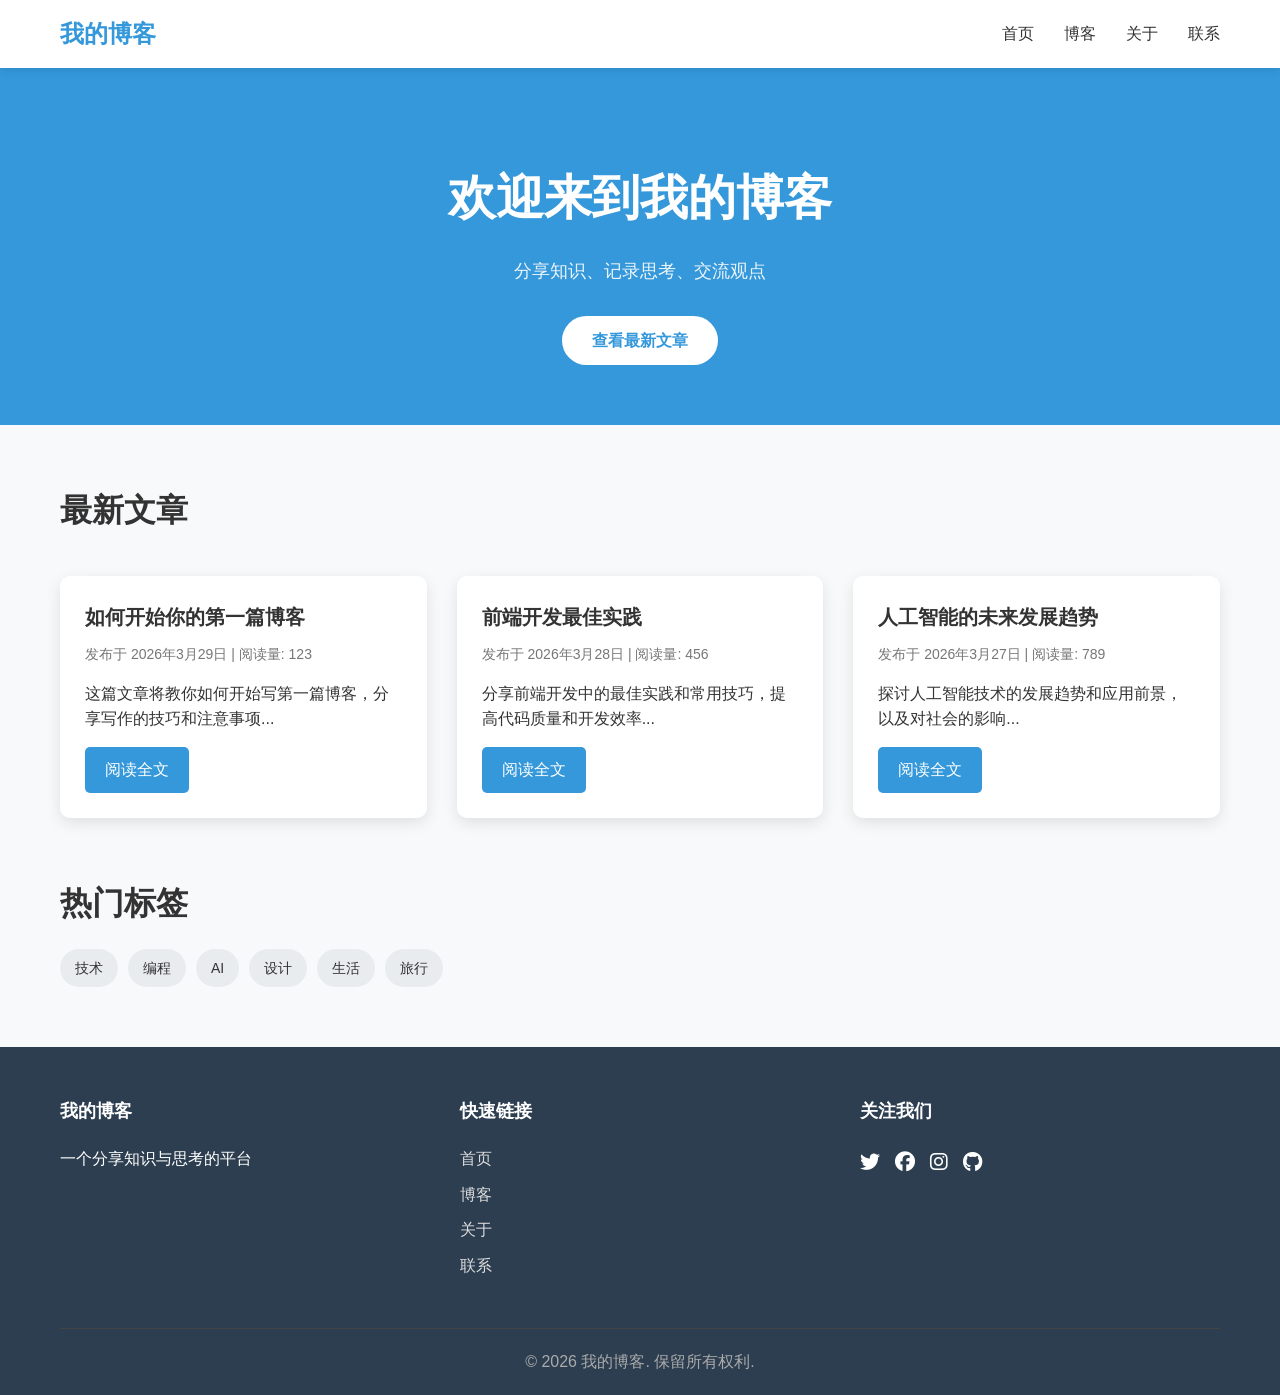
<file: index.html>
<!DOCTYPE html>
<html lang="zh-CN">
<head>
    <meta charset="UTF-8">
    <meta name="viewport" content="width=device-width, initial-scale=1.0">
    <title>我的博客 - 分享知识与思考</title>
    <link rel="stylesheet" href="css/style.css">
    <link rel="stylesheet" href="css/responsive.css">
    <link rel="stylesheet" href="https://cdnjs.cloudflare.com/ajax/libs/font-awesome/6.4.0/css/all.min.css">
</head>
<body>
    <!-- 导航栏 -->
    <nav class="navbar">
        <div class="container">
            <a href="index.html" class="logo">我的博客</a>
            <ul class="nav-links">
                <li><a href="index.html">首页</a></li>
                <li><a href="blog/">博客</a></li>
                <li><a href="about.html">关于</a></li>
                <li><a href="contact.html">联系</a></li>
            </ul>
            <button class="mobile-menu-btn">
                <i class="fas fa-bars"></i>
            </button>
        </div>
    </nav>

    <!-- 头部 -->
    <header class="header">
        <div class="container">
            <h1>欢迎来到我的博客</h1>
            <p>分享知识、记录思考、交流观点</p>
            <a href="blog/" class="btn-primary">查看最新文章</a>
        </div>
    </header>

    <!-- 主要内容 -->
    <main class="container">
        <!-- 最新文章 -->
        <section class="latest-posts">
            <h2>最新文章</h2>
            <div class="posts-grid">
                <article class="post-card">
                    <div class="post-image-placeholder"></div>
                    <h3><a href="blog/post1.html">如何开始你的第一篇博客</a></h3>
                    <p class="post-meta">发布于 2026年3月29日 | 阅读量: 123</p>
                    <p>这篇文章将教你如何开始写第一篇博客，分享写作的技巧和注意事项...</p>
                    <a href="blog/post1.html" class="btn-read-more">阅读全文</a>
                </article>
                
                <article class="post-card">
                    <div class="post-image-placeholder"></div>
                    <h3><a href="blog/post2.html">前端开发最佳实践</a></h3>
                    <p class="post-meta">发布于 2026年3月28日 | 阅读量: 456</p>
                    <p>分享前端开发中的最佳实践和常用技巧，提高代码质量和开发效率...</p>
                    <a href="blog/post2.html" class="btn-read-more">阅读全文</a>
                </article>
                
                <article class="post-card">
                    <div class="post-image-placeholder"></div>
                    <h3><a href="blog/post3.html">人工智能的未来发展趋势</a></h3>
                    <p class="post-meta">发布于 2026年3月27日 | 阅读量: 789</p>
                    <p>探讨人工智能技术的发展趋势和应用前景，以及对社会的影响...</p>
                    <a href="blog/post3.html" class="btn-read-more">阅读全文</a>
                </article>
            </div>
        </section>

        <!-- 热门标签 -->
        <section class="tags-section">
            <h2>热门标签</h2>
            <div class="tags">
                <a href="#" class="tag">技术</a>
                <a href="#" class="tag">编程</a>
                <a href="#" class="tag">AI</a>
                <a href="#" class="tag">设计</a>
                <a href="#" class="tag">生活</a>
                <a href="#" class="tag">旅行</a>
            </div>
        </section>
    </main>

    <!-- 底部 -->
    <footer class="footer">
        <div class="container">
            <div class="footer-content">
                <div class="footer-section">
                    <h3>我的博客</h3>
                    <p>一个分享知识与思考的平台</p>
                </div>
                <div class="footer-section">
                    <h3>快速链接</h3>
                    <ul>
                        <li><a href="index.html">首页</a></li>
                        <li><a href="blog/">博客</a></li>
                        <li><a href="about.html">关于</a></li>
                        <li><a href="contact.html">联系</a></li>
                    </ul>
                </div>
                <div class="footer-section">
                    <h3>关注我们</h3>
                    <div class="social-icons">
                        <a href="#"><i class="fab fa-twitter"></i></a>
                        <a href="#"><i class="fab fa-facebook"></i></a>
                        <a href="#"><i class="fab fa-instagram"></i></a>
                        <a href="#"><i class="fab fa-github"></i></a>
                    </div>
                </div>
            </div>
            <div class="copyright">
                <p>&copy; 2026 我的博客. 保留所有权利.</p>
            </div>
        </div>
    </footer>

    <script src="js/main.js"></script>
</body>
</html>
</file>
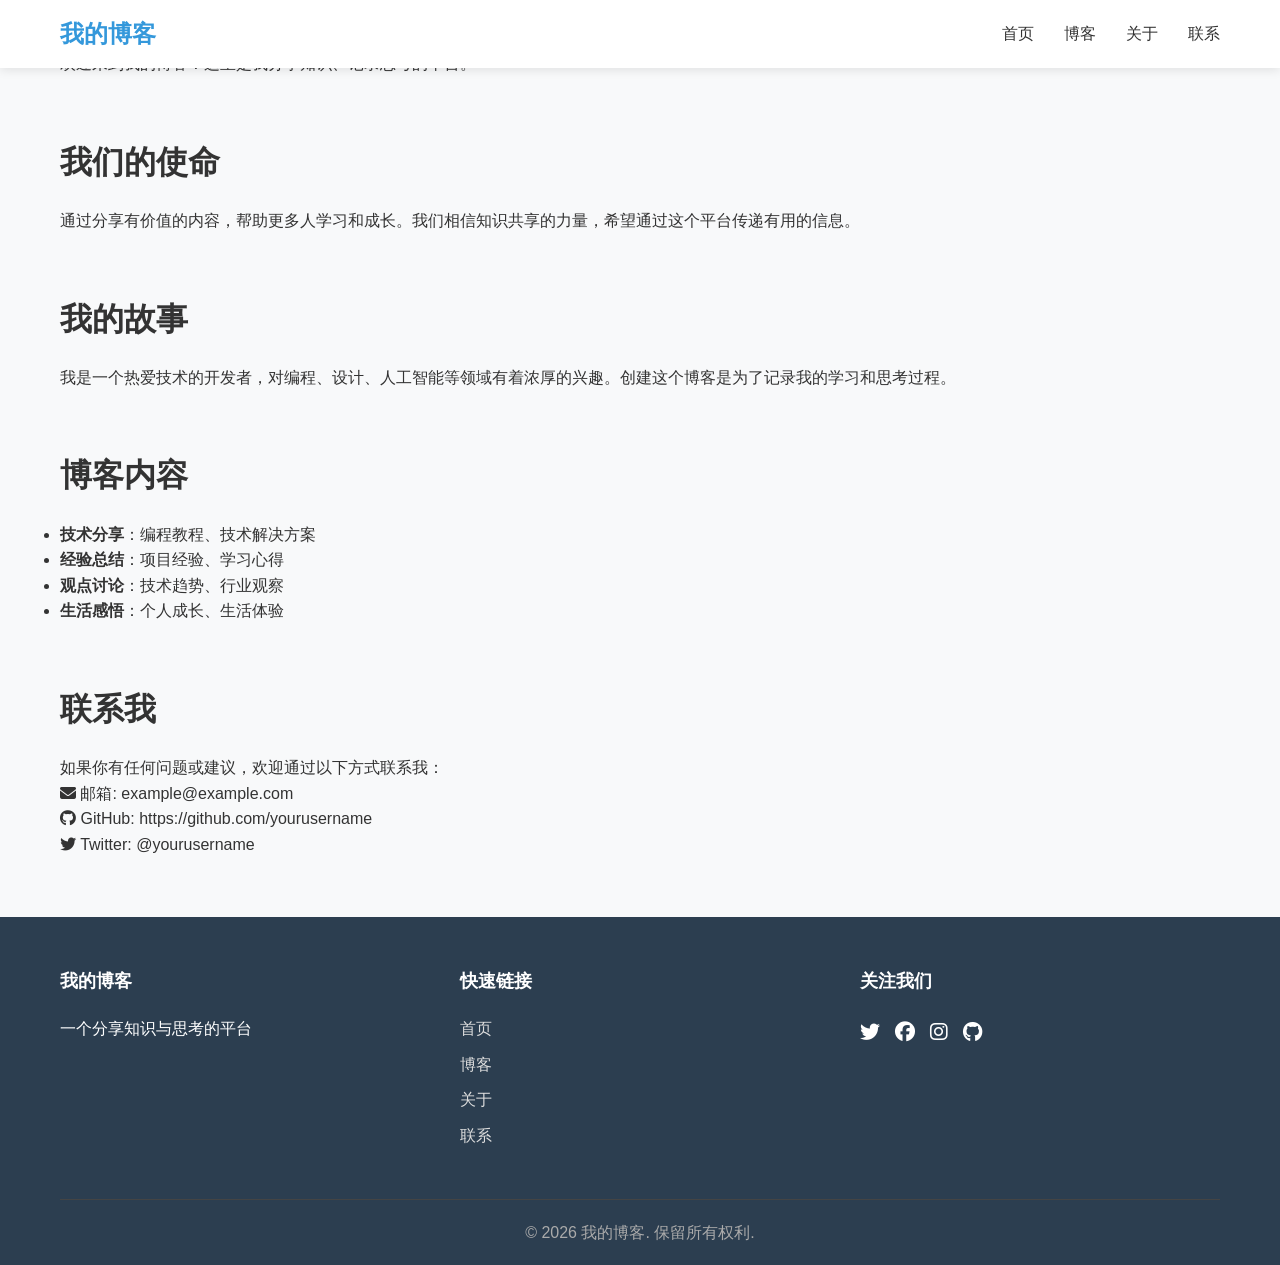
<file: about.html>
<!DOCTYPE html>
<html lang="zh-CN">
<head>
    <meta charset="UTF-8">
    <meta name="viewport" content="width=device-width, initial-scale=1.0">
    <title>关于 - 我的博客</title>
    <link rel="stylesheet" href="css/style.css">
    <link rel="stylesheet" href="css/responsive.css">
    <link rel="stylesheet" href="https://cdnjs.cloudflare.com/ajax/libs/font-awesome/6.4.0/css/all.min.css">
</head>
<body>
    <!-- 导航栏 -->
    <nav class="navbar">
        <div class="container">
            <a href="index.html" class="logo">我的博客</a>
            <ul class="nav-links">
                <li><a href="index.html">首页</a></li>
                <li><a href="blog/">博客</a></li>
                <li><a href="about.html">关于</a></li>
                <li><a href="contact.html">联系</a></li>
            </ul>
            <button class="mobile-menu-btn">
                <i class="fas fa-bars"></i>
            </button>
        </div>
    </nav>

    <!-- 主要内容 -->
    <main class="container">
        <div class="page-content">
            <h1>关于我们</h1>
            <p>欢迎来到我的博客！这里是我分享知识、记录思考的平台。</p>
            
            <section class="about-section">
                <h2>我们的使命</h2>
                <p>通过分享有价值的内容，帮助更多人学习和成长。我们相信知识共享的力量，希望通过这个平台传递有用的信息。</p>
            </section>
            
            <section class="about-section">
                <h2>我的故事</h2>
                <p>我是一个热爱技术的开发者，对编程、设计、人工智能等领域有着浓厚的兴趣。创建这个博客是为了记录我的学习和思考过程。</p>
            </section>
            
            <section class="about-section">
                <h2>博客内容</h2>
                <ul>
                    <li><strong>技术分享</strong>：编程教程、技术解决方案</li>
                    <li><strong>经验总结</strong>：项目经验、学习心得</li>
                    <li><strong>观点讨论</strong>：技术趋势、行业观察</li>
                    <li><strong>生活感悟</strong>：个人成长、生活体验</li>
                </ul>
            </section>
            
            <section class="about-section">
                <h2>联系我</h2>
                <p>如果你有任何问题或建议，欢迎通过以下方式联系我：</p>
                <div class="contact-methods">
                    <div class="contact-item">
                        <i class="fas fa-envelope"></i>
                        <span>邮箱: example@example.com</span>
                    </div>
                    <div class="contact-item">
                        <i class="fab fa-github"></i>
                        <span>GitHub: https://github.com/yourusername</span>
                    </div>
                    <div class="contact-item">
                        <i class="fab fa-twitter"></i>
                        <span>Twitter: @yourusername</span>
                    </div>
                </div>
            </section>
        </div>
    </main>

    <!-- 底部 -->
    <footer class="footer">
        <div class="container">
            <div class="footer-content">
                <div class="footer-section">
                    <h3>我的博客</h3>
                    <p>一个分享知识与思考的平台</p>
                </div>
                <div class="footer-section">
                    <h3>快速链接</h3>
                    <ul>
                        <li><a href="index.html">首页</a></li>
                        <li><a href="blog/">博客</a></li>
                        <li><a href="about.html">关于</a></li>
                        <li><a href="contact.html">联系</a></li>
                    </ul>
                </div>
                <div class="footer-section">
                    <h3>关注我们</h3>
                    <div class="social-icons">
                        <a href="#"><i class="fab fa-twitter"></i></a>
                        <a href="#"><i class="fab fa-facebook"></i></a>
                        <a href="#"><i class="fab fa-instagram"></i></a>
                        <a href="#"><i class="fab fa-github"></i></a>
                    </div>
                </div>
            </div>
            <div class="copyright">
                <p>&copy; 2026 我的博客. 保留所有权利.</p>
            </div>
        </div>
    </footer>

    <script src="js/main.js"></script>
</body>
</html>
</file>
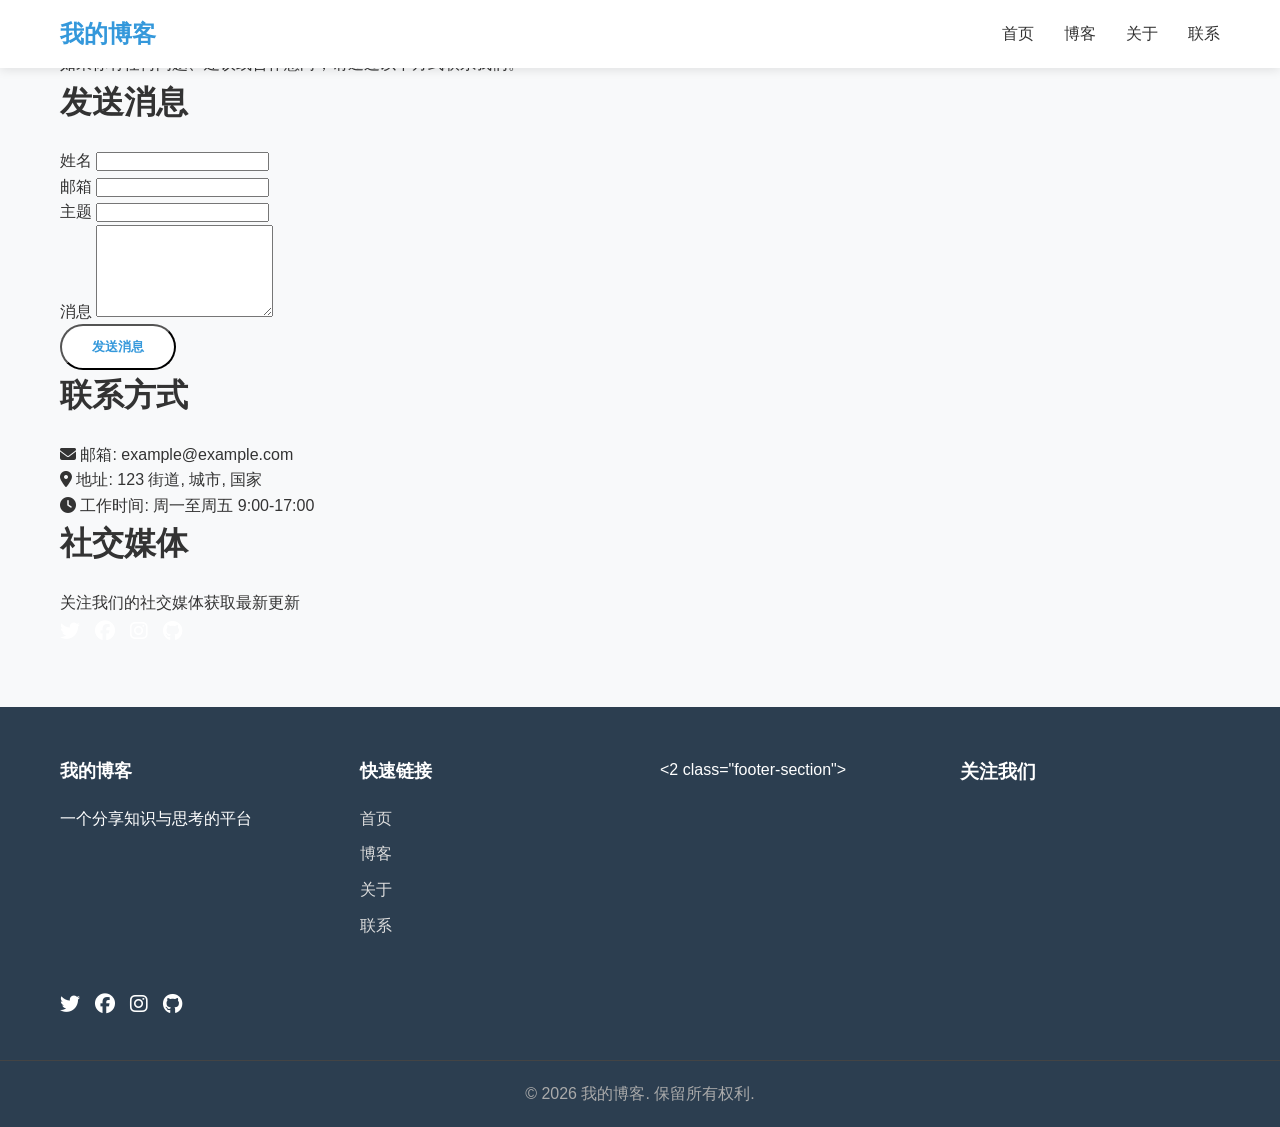
<file: contact.html>
<!DOCTYPE html>
<html lang="zh-CN">
<head>
    <meta charset="UTF-8">
    <meta name="viewport" content="width=device-width, initial-scale=1.0">
    <title>联系我们 - 我的博客</title>
    <link rel="stylesheet" href="css/style.css">
    <link rel="stylesheet" href="css/responsive.css">
    <link rel="stylesheet" href="https://cdnjs.cloudflare.com/ajax/libs/font-awesome/6.4.0/css/all.min.css">
</head>
<body>
    <!-- 导航栏 -->
    <nav class="navbar">
        <div class="container">
            <a href="index.html" class="logo">我的博客</a>
            <ul class="nav-links">
                <li><a href="index.html">首页</a></li>
                <li><a href="blog/">博客</a></li>
                <li><a href="about.html">关于</a></li>
                <li><a href="contact.html">联系</a></li>
            </ul>
            <button class="mobile-menu-btn">
                <i class="fas fa-bars"></i>
            </button>
        </div>
    </nav>

    <!-- 主要内容 -->
    <main class="container">
        <div class="page-content">
            <h1>联系我们</h1>
            <p>如果你有任何问题、建议或合作意向，请通过以下方式联系我们。</p>
            
            <div class="contact-form-container">
                <h2>发送消息</h2>
                <form class="contact-form">
                    <div class="form-group">
                        <label for="name">姓名</label>
                        <input type="text" id="name" name="name" required>
                    </div>
                    
                    <div class="form-group">
                        <label for="email">邮箱</label>
                        <input type="email" id="email" name="email" required>
                    </div>
                    
                    <div class="form-group">
                        <label for="subject">主题</label>
                        <input type="text" id="subject" name="subject" required>
                    </div>
                    
                    <div class="form-group">
                        <label for="message">消息</label>
                        <textarea id="message" name="message" rows="6" required></textarea>
                    </div>
                    
                    <button type="submit" class="btn-primary">发送消息</button>
                </form>
            </div>
            
            <div class="contact-info">
                <h2>联系方式</h2>
                <div class="contact-methods">
                    <div class="contact-item">
                        <i class="fas fa-envelope"></i>
                        <span>邮箱: example@example.com</span>
                    </div>
                    <div class="contact-item">
                        <i class="fas fa-map-marker-alt"></i>
                        <span>地址: 123 街道, 城市, 国家</span>
                    </div>
                    <div class="contact-item">
                        <i class="fas fa-clock"></i>
                        <span>工作时间: 周一至周五 9:00-17:00</span>
                    </div>
                </div>
            </div>
            
            <div class="social-media">
                <h2>社交媒体</h2>
                <p>关注我们的社交媒体获取最新更新</p>
                <div class="social-icons">
                    <a href="#" class="social-icon twitter">
                        <i class="fab fa-twitter"></i>
                    </a>
                    <a href="#" class="social-icon facebook">
                        <i class="fab fa-facebook"></i>
                    </a>
                    <a href="#" class="social-icon instagram">
                        <i class="fab fa-instagram"></i>
                    </a>
                    <a href="#" class="social-icon github">
                        <i class="fab fa-github"></i>
                    </a>
                </div>
            </div>
        </div>
    </main>

    <!-- 底部 -->
    <footer class="footer">
        <div class="container">
            <div class="footer-content">
                <div class="footer-section">
                    <h3>我的博客</h3>
                    <p>一个分享知识与思考的平台</p>
                </div>
                <div class="footer-section">
                    <h3>快速链接</h3>
                    <ul>
                        <li><a href="index.html">首页</a></li>
                        <li><a href="blog/">博客</a></li>
                        <li><a href="about.html">关于</a></li>
                        <li><a href="contact.html">联系</a></li>
                    </ul>
                </div>
                <2 class="footer-section">
                    <h3>关注我们</h3>
                    <div class="social-icons">
                        <a href="#"><i class="fab fa-twitter"></i></a>
                        <a href="#"><i class="fab fa-facebook"></i></a>
                        <a href="#"><i class="fab fa-instagram"></i></a>
                        <a href="#"><i class="fab fa-github"></i></a>
                    </div>
                </div>
            </div>
            <div class="copyright">
                <p>&copy; 2026 我的博客. 保留所有权利.</p>
            </div>
        </div>
    </footer>

    <script src="js/main.js"></script>
    <script src="js/contact.js"></script>
</body>
</html>
</file>
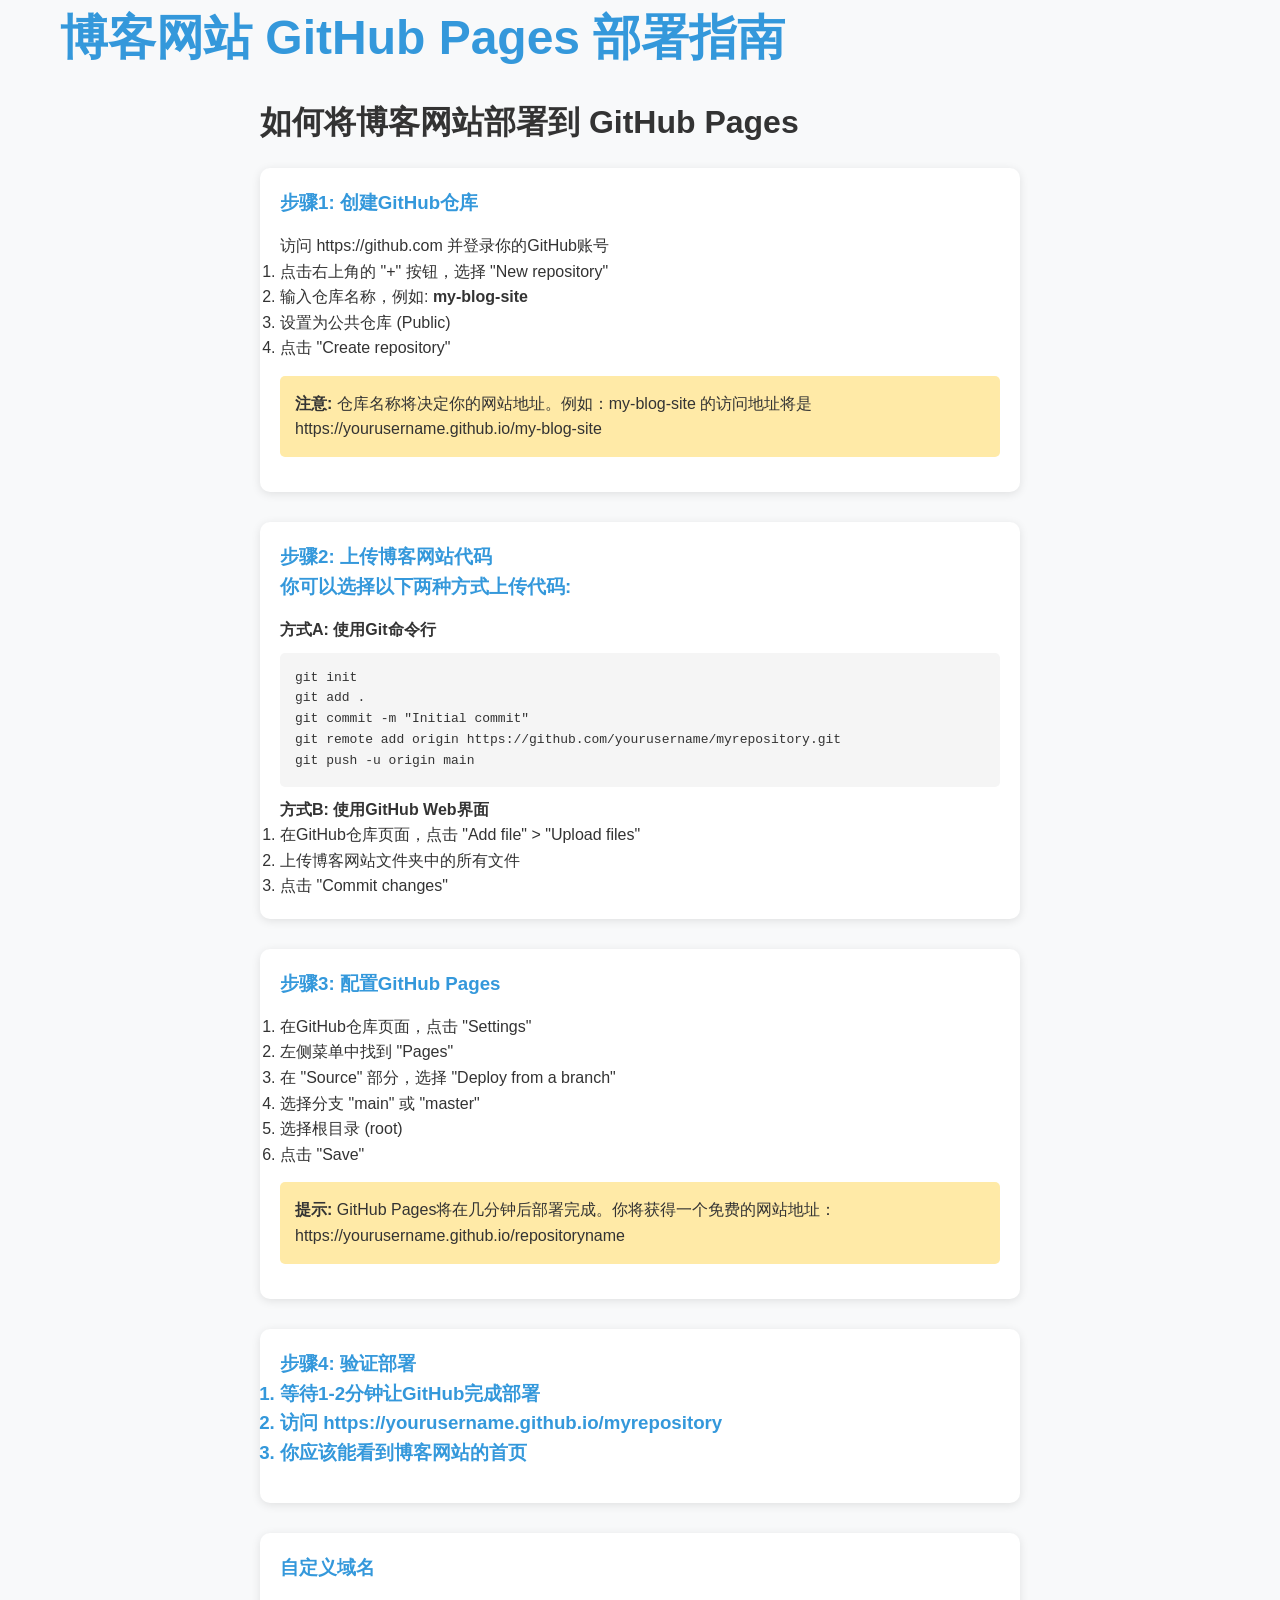
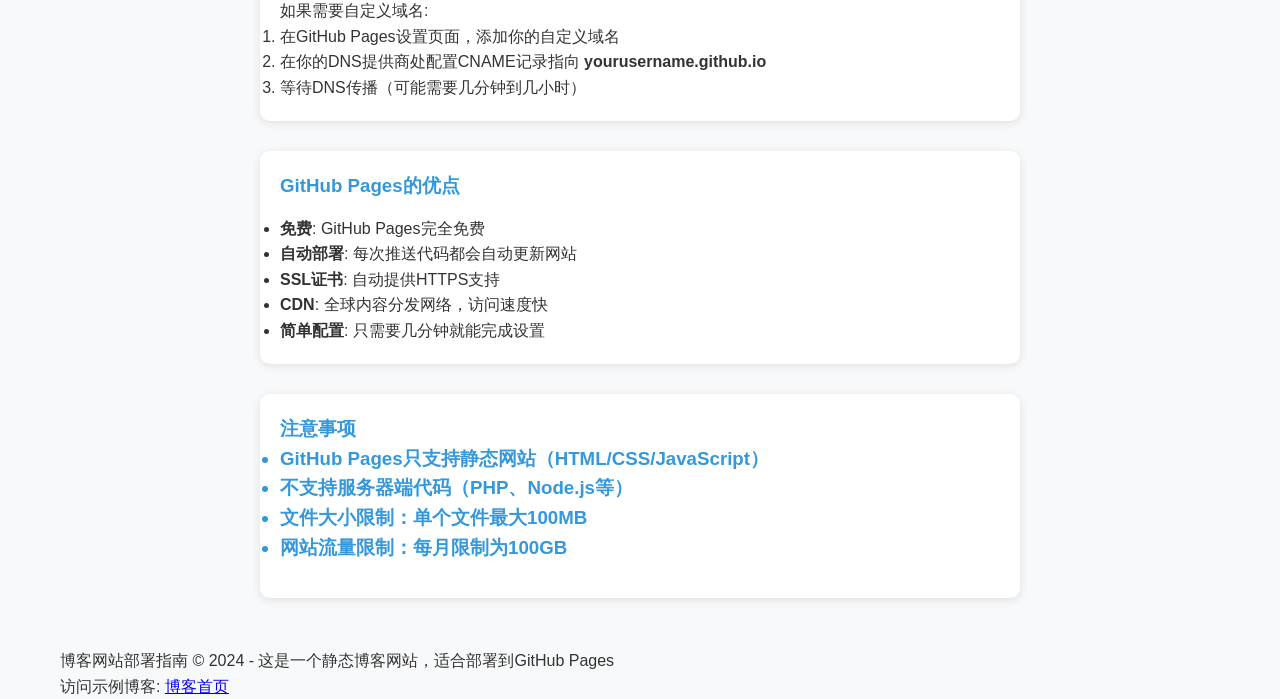
<file: deploy.html>
<!DOCTYPE html>
<html lang="zh-CN">
<head>
    <meta charset="UTF-8">
    <meta name="viewport" content="width=device-width, initial-scale=1.0">
    <title>博客网站 GitHub Pages 部署指南</title>
    <link rel="stylesheet" href="css/style.css">
    <style>
        .deploy-guide {
            max-width: 800px;
            margin: 0 auto;
            padding: 20px;
        }
        
        .step {
            background-color: white;
            border-radius: 10px;
            padding: 20px;
            margin-bottom: 30px;
            box-shadow: 0 2px 10px rgba(0,0,0,0.1);
        }
        
        .step h3 {
            color: #3498db;
            margin-bottom: 15px;
        }
        
        .command {
            background-color: #f5f5f5;
            padding: 15px;
            border-radius: 5px;
            margin: 10px 0;
            font-family: monospace;
        }
        
        .note {
            background-color: #ffeaa7;
            padding: 15px;
            border-radius: 5px;
            margin: 15px 0;
        }
    </style>
</head>
<body>
    <header>
        <div class="container">
            <div class="logo">
                <h1>博客网站 GitHub Pages 部署指南</h1>
            </div>
        </div>
    </header>

    <main class="container">
        <div class="deploy-guide">
            <h2>如何将博客网站部署到 GitHub Pages</h2>
            
            <div class="step">
                <h3>步骤1: 创建GitHub仓库</h3>
                <p>访问 https://github.com 并登录你的GitHub账号</p>
                <ol>
                    <li>点击右上角的 "+" 按钮，选择 "New repository"</li>
                    <li>输入仓库名称，例如: <strong>my-blog-site</strong></li>
                    <li>设置为公共仓库 (Public)</li>
                    <li>点击 "Create repository"</li>
                </ol>
                <div class="note">
                    <strong>注意:</strong> 仓库名称将决定你的网站地址。例如：my-blog-site 的访问地址将是 https://yourusername.github.io/my-blog-site
                </div>
            </div>
            
            <div class="step">
                <h3>步骤2: 上传博客网站代码</3>
                <p>你可以选择以下两种方式上传代码:</p>
                
                <h4>方式A: 使用Git命令行</h4>
                <div class="command">
                    <p>git init</p>
                    <p>git add .</p>
                    <p>git commit -m "Initial commit"</p>
                    <p>git remote add origin https://github.com/yourusername/myrepository.git</p>
                    <p>git push -u origin main</p>
                </div>
                
                <h4>方式B: 使用GitHub Web界面</h4>
                <ol>
                    <li>在GitHub仓库页面，点击 "Add file" > "Upload files"</li>
                    <li>上传博客网站文件夹中的所有文件</li>
                    <li>点击 "Commit changes"</li>
                </ol>
            </div>
            
            <div class="step">
                <h3>步骤3: 配置GitHub Pages</h3>
                <ol>
                    <li>在GitHub仓库页面，点击 "Settings"</li>
                    <li>左侧菜单中找到 "Pages"</li>
                    <li>在 "Source" 部分，选择 "Deploy from a branch"</li>
                    <li>选择分支 "main" 或 "master"</li>
                    <li>选择根目录 (root)</li>
                    <li>点击 "Save"</li>
                </ol>
                <div class="note">
                    <strong>提示:</strong> GitHub Pages将在几分钟后部署完成。你将获得一个免费的网站地址：https://yourusername.github.io/repositoryname
                </div>
            </div>
            
            <div class="step">
                <h3>步骤4: 验证部署</3>
                <ol>
                    <li>等待1-2分钟让GitHub完成部署</li>
                    <li>访问 https://yourusername.github.io/myrepository</li>
                    <li>你应该能看到博客网站的首页</li>
                </ol>
            </div>
            
            <div class="step">
                <h3>自定义域名</h3>
                <p>如果需要自定义域名:</p>
                <ol>
                    <li>在GitHub Pages设置页面，添加你的自定义域名</li>
                    <li>在你的DNS提供商处配置CNAME记录指向 <strong>yourusername.github.io</strong></li>
                    <li>等待DNS传播（可能需要几分钟到几小时）</li>
                </ol>
            </div>
            
            <div class="step">
                <h3>GitHub Pages的优点</h3>
                <ul>
                    <li><strong>免费</strong>: GitHub Pages完全免费</li>
                    <li><strong>自动部署</strong>: 每次推送代码都会自动更新网站</li>
                    <li><strong>SSL证书</strong>: 自动提供HTTPS支持</li>
                    <li><strong>CDN</strong>: 全球内容分发网络，访问速度快</li>
                    <li><strong>简单配置</strong>: 只需要几分钟就能完成设置</li>
                </ul>
            </div>
            
            <div class="step">
                <h3>注意事项</3>
                <ul>
                    <li>GitHub Pages只支持静态网站（HTML/CSS/JavaScript）</li>
                    <li>不支持服务器端代码（PHP、Node.js等）</li>
                    <li>文件大小限制：单个文件最大100MB</li>
                    <li>网站流量限制：每月限制为100GB</li>
                </ul>
            </div>
        </div>
    </main>

    <footer>
        <div class="container">
            <p>博客网站部署指南 © 2024 - 这是一个静态博客网站，适合部署到GitHub Pages</p>
            <p>访问示例博客: <a href="index.html">博客首页</a></p>
        </div>
    </footer>
</body>
</html>
</file>
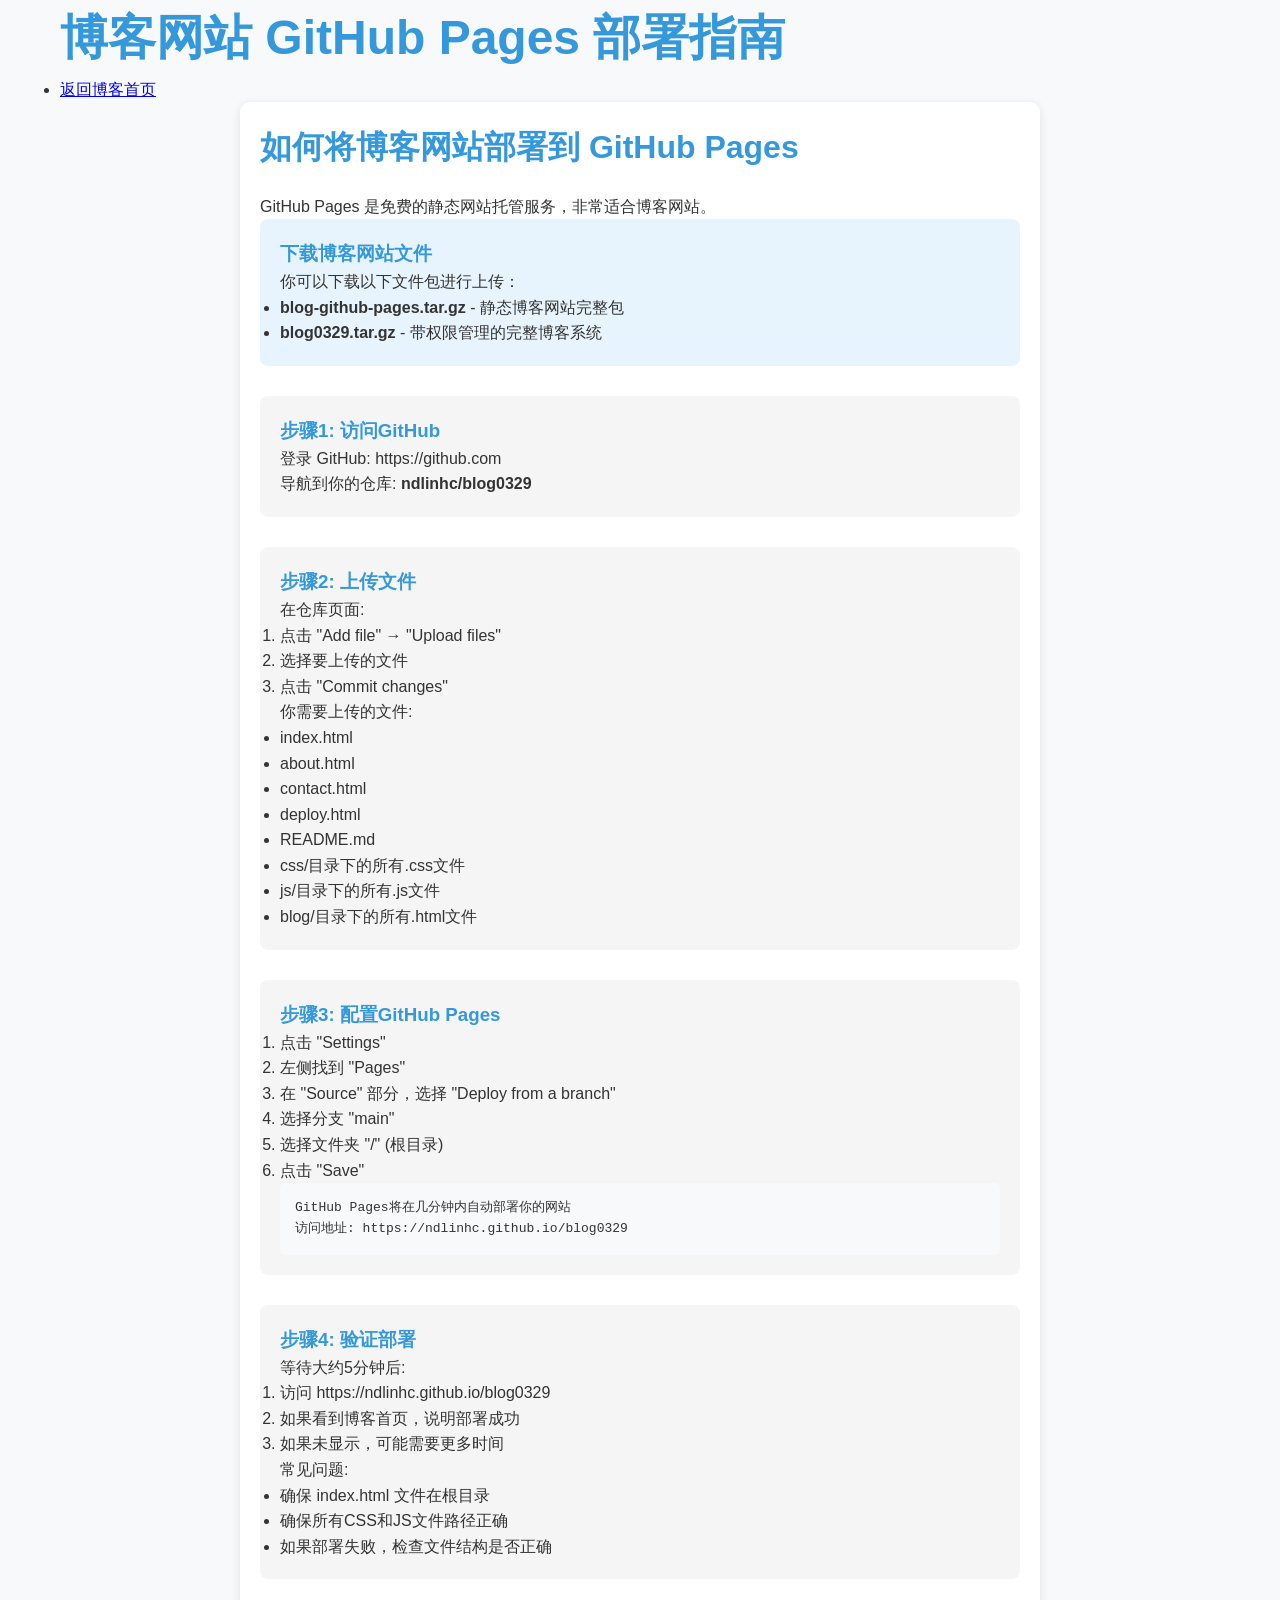
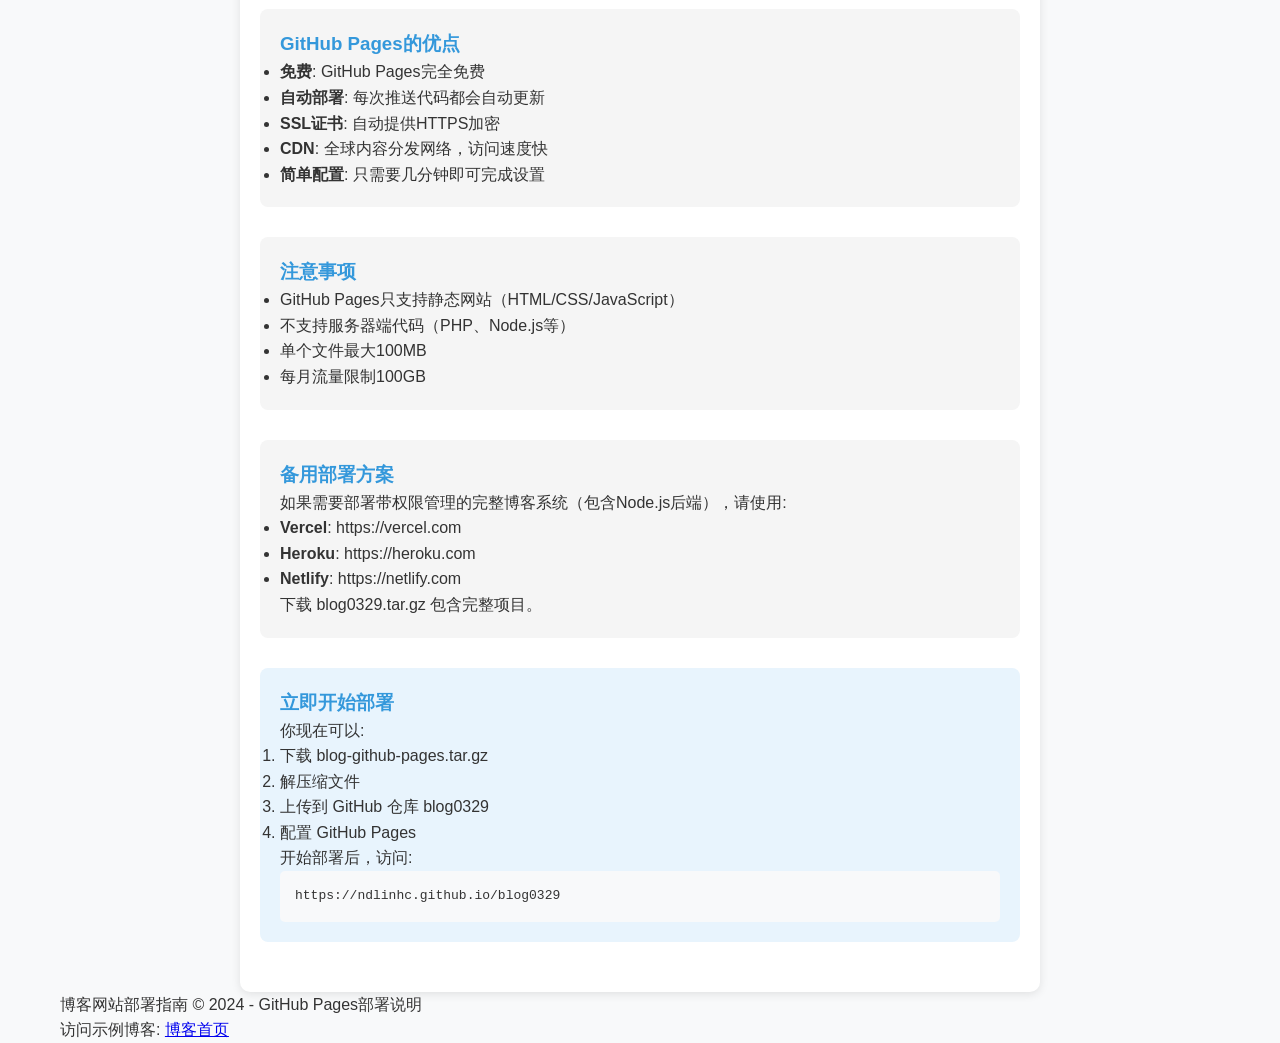
<file: GITHUB_PAGES_GUIDE.html>
<!DOCTYPE html>
<html lang="zh-CN">
<head>
    <meta charset="UTF-8">
    <meta name="viewport" content="width=device-width, initial-scale=1.0">
    <title>博客网站 GitHub Pages 部署指南</title>
    <link rel="stylesheet" href="css/style.css">
    <style>
        .guide {
            max-width: 800px;
            margin: 0 auto;
            padding: 20px;
            background-color: white;
            border-radius: 10px;
            box-shadow: 0 2px 10px rgba(0,0,0,0.1);
        }
        
        h1, h2, h3 {
            color: #3498db;
        }
        
        .step {
            margin-bottom: 30px;
            padding: 20px;
            background-color: #f5f5f5;
            border-radius: 8px;
        }
        
        .download-links {
            background-color: #e8f4fd;
            padding: 20px;
            border-radius: 8px;
            margin-bottom: 30px;
        }
        
        .download-links h2 {
            color: #2980b9;
        }
        
        .download-link {
            display: block;
            margin: 10px 0;
            padding: 10px;
            background-color: #3498db;
            color: white;
            text-decoration: none;
            border-radius: 5px;
            text-align: center;
        }
        
        .download-link:hover {
            background-color: #2980b9;
        }
        
        .code-block {
            background-color: #f8f9fa;
            padding: 15px;
            border-radius: 5px;
            font-family: monospace;
            overflow: auto;
        }
    </style>
</head>
<body>
    <header>
        <div class="container">
            <div class="logo">
                <h1>博客网站 GitHub Pages 部署指南</h1>
            </div>
            <nav>
                <ul>
                    <li><a href="index.html">返回博客首页</a></li>
                </ul>
            </nav>
        </div>
    </header>

    <main class="container">
        <div class="guide">
            <h2>如何将博客网站部署到 GitHub Pages</h2>
            <p>GitHub Pages 是免费的静态网站托管服务，非常适合博客网站。</p>
            
            <div class="download-links">
                <h3>下载博客网站文件</h3>
                <p>你可以下载以下文件包进行上传：</p>
                <ul>
                    <li><strong>blog-github-pages.tar.gz</strong> - 静态博客网站完整包</li>
                    <li><strong>blog0329.tar.gz</strong> - 带权限管理的完整博客系统</li>
                </ul>
            </div>
            
            <div class="step">
                <h3>步骤1: 访问GitHub</h3>
                <p>登录 GitHub: https://github.com</p>
                <p>导航到你的仓库: <strong>ndlinhc/blog0329</strong></p>
            </div>
            
            <div class="step">
                <h3>步骤2: 上传文件</h3>
                <p>在仓库页面:</p>
                <ol>
                    <li>点击 "Add file" → "Upload files"</li>
                    <li>选择要上传的文件</li>
                    <li>点击 "Commit changes"</li>
                </ol>
                
                <p>你需要上传的文件:</p>
                <ul>
                    <li>index.html</li>
                    <li>about.html</li>
                    <li>contact.html</li>
                    <li>deploy.html</li>
                    <li>README.md</li>
                    <li>css/目录下的所有.css文件</li>
                    <li>js/目录下的所有.js文件</li>
                    <li>blog/目录下的所有.html文件</li>
                </ul>
            </div>
            
            <div class="step">
                <h3>步骤3: 配置GitHub Pages</h3>
                <ol>
                    <li>点击 "Settings"</li>
                    <li>左侧找到 "Pages"</li>
                    <li>在 "Source" 部分，选择 "Deploy from a branch"</li>
                    <li>选择分支 "main"</li>
                    <li>选择文件夹 "/" (根目录)</li>
                    <li>点击 "Save"</li>
                </ol>
                
                <div class="code-block">
                    GitHub Pages将在几分钟内自动部署你的网站
                    <br>访问地址: https://ndlinhc.github.io/blog0329
                </div>
            </div>
            
            <div class="step">
                <h3>步骤4: 验证部署</h3>
                <p>等待大约5分钟后:</p>
                <ol>
                    <li>访问 https://ndlinhc.github.io/blog0329</li>
                    <li>如果看到博客首页，说明部署成功</li>
                    <li>如果未显示，可能需要更多时间</li>
                </ol>
                
                <p>常见问题:</p>
                <ul>
                    <li>确保 index.html 文件在根目录</li>
                    <li>确保所有CSS和JS文件路径正确</li>
                    <li>如果部署失败，检查文件结构是否正确</li>
                </ul>
            </div>
            
            <div class="step">
                <h3>GitHub Pages的优点</h3>
                <ul>
                    <li><strong>免费</strong>: GitHub Pages完全免费</li>
                    <li><strong>自动部署</strong>: 每次推送代码都会自动更新</li>
                    <li><strong>SSL证书</strong>: 自动提供HTTPS加密</li>
                    <li><strong>CDN</strong>: 全球内容分发网络，访问速度快</li>
                    <li><strong>简单配置</strong>: 只需要几分钟即可完成设置</li>
                </ul>
            </div>
            
            <div class="step">
                <h3>注意事项</h3>
                <ul>
                    <li>GitHub Pages只支持静态网站（HTML/CSS/JavaScript）</li>
                    <li>不支持服务器端代码（PHP、Node.js等）</li>
                    <li>单个文件最大100MB</li>
                    <li>每月流量限制100GB</li>
                </ul>
            </div>
            
            <div class="step">
                <h3>备用部署方案</h3>
                <p>如果需要部署带权限管理的完整博客系统（包含Node.js后端），请使用:</p>
                <ul>
                    <li><strong>Vercel</strong>: https://vercel.com</li>
                    <li><strong>Heroku</strong>: https://heroku.com</li>
                    <li><strong>Netlify</strong>: https://netlify.com</li>
                </ul>
                <p>下载 blog0329.tar.gz 包含完整项目。</p>
            </div>
            
            <div class="download-links">
                <h3>立即开始部署</h3>
                <p>你现在可以:</p>
                <ol>
                    <li>下载 blog-github-pages.tar.gz</li>
                    <li>解压缩文件</li>
                    <li>上传到 GitHub 仓库 blog0329</li>
                    <li>配置 GitHub Pages</li>
                </ol>
                
                <p>开始部署后，访问:</p>
                <div class="code-block">
                    https://ndlinhc.github.io/blog0329
                </div>
            </div>
        </div>
    </main>

    <footer>
        <div class="container">
            <p>博客网站部署指南 © 2024 - GitHub Pages部署说明</p>
            <p>访问示例博客: <a href="index.html">博客首页</a></p>
        </div>
    </footer>
</body>
</html>
</file>
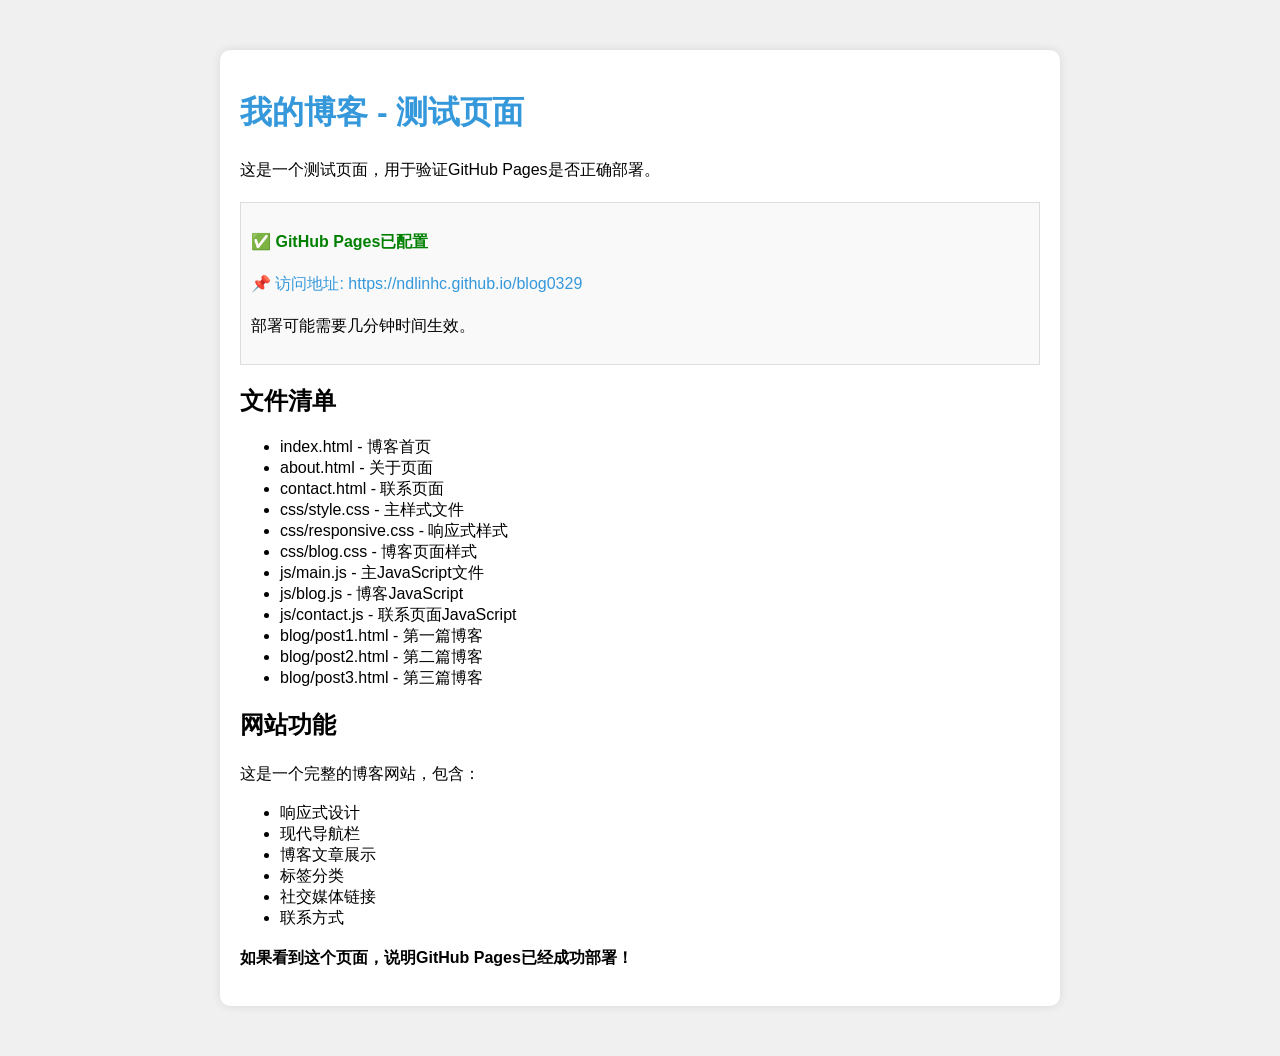
<file: test.html>
<!DOCTYPE html>
<html lang="zh-CN">
<head>
    <meta charset="UTF-8">
    <meta name="viewport" content="width=device-width, initial-scale=1.0">
    <title>我的博客测试页面</title>
    <style>
        body {
            font-family: 'Arial', sans-serif;
            margin: 0;
            padding: 0;
            background-color: #f0f0f0;
        }
        
        .container {
            max-width: 800px;
            margin: 50px auto;
            padding: 20px;
            background-color: white;
            border-radius: 10px;
            box-shadow: 0 0 10px rgba(0,0,0,0.1);
        }
        
        h1 {
            color: #3498db;
        }
        
        p {
            line-height: 1.6;
        }
        
        .status {
            margin: 20px 0;
            padding: 10px;
            border: 1px solid #ddd;
            background-color: #f9f9f9;
        }
        
        .success {
            color: green;
            font-weight: bold;
        }
        
        .info {
            color: #3498db;
        }
    </style>
</head>
<body>
    <div class="container">
        <h1>我的博客 - 测试页面</h1>
        <p>这是一个测试页面，用于验证GitHub Pages是否正确部署。</p>
        
        <div class="status">
            <p class="success">✅ GitHub Pages已配置</p>
            <p class="info">📌 访问地址: https://ndlinhc.github.io/blog0329</p>
            <p>部署可能需要几分钟时间生效。</p>
        </div>
        
        <h2>文件清单</h2>
        <ul>
            <li>index.html - 博客首页</li>
            <li>about.html - 关于页面</li>
            <li>contact.html - 联系页面</li>
            <li>css/style.css - 主样式文件</li>
            <li>css/responsive.css - 响应式样式</li>
            <li>css/blog.css - 博客页面样式</li>
            <li>js/main.js - 主JavaScript文件</li>
            <li>js/blog.js - 博客JavaScript</li>
            <li>js/contact.js - 联系页面JavaScript</li>
            <li>blog/post1.html - 第一篇博客</li>
            <li>blog/post2.html - 第二篇博客</li>
            <li>blog/post3.html - 第三篇博客</li>
        </ul>
        
        <h2>网站功能</h2>
        <p>这是一个完整的博客网站，包含：</p>
        <ul>
            <li>响应式设计</li>
            <li>现代导航栏</li>
            <li>博客文章展示</li>
            <li>标签分类</li>
            <li>社交媒体链接</li>
            <li>联系方式</li>
        </ul>
        
        <p><strong>如果看到这个页面，说明GitHub Pages已经成功部署！</strong></p>
    </div>
</body>
</html>
</file>
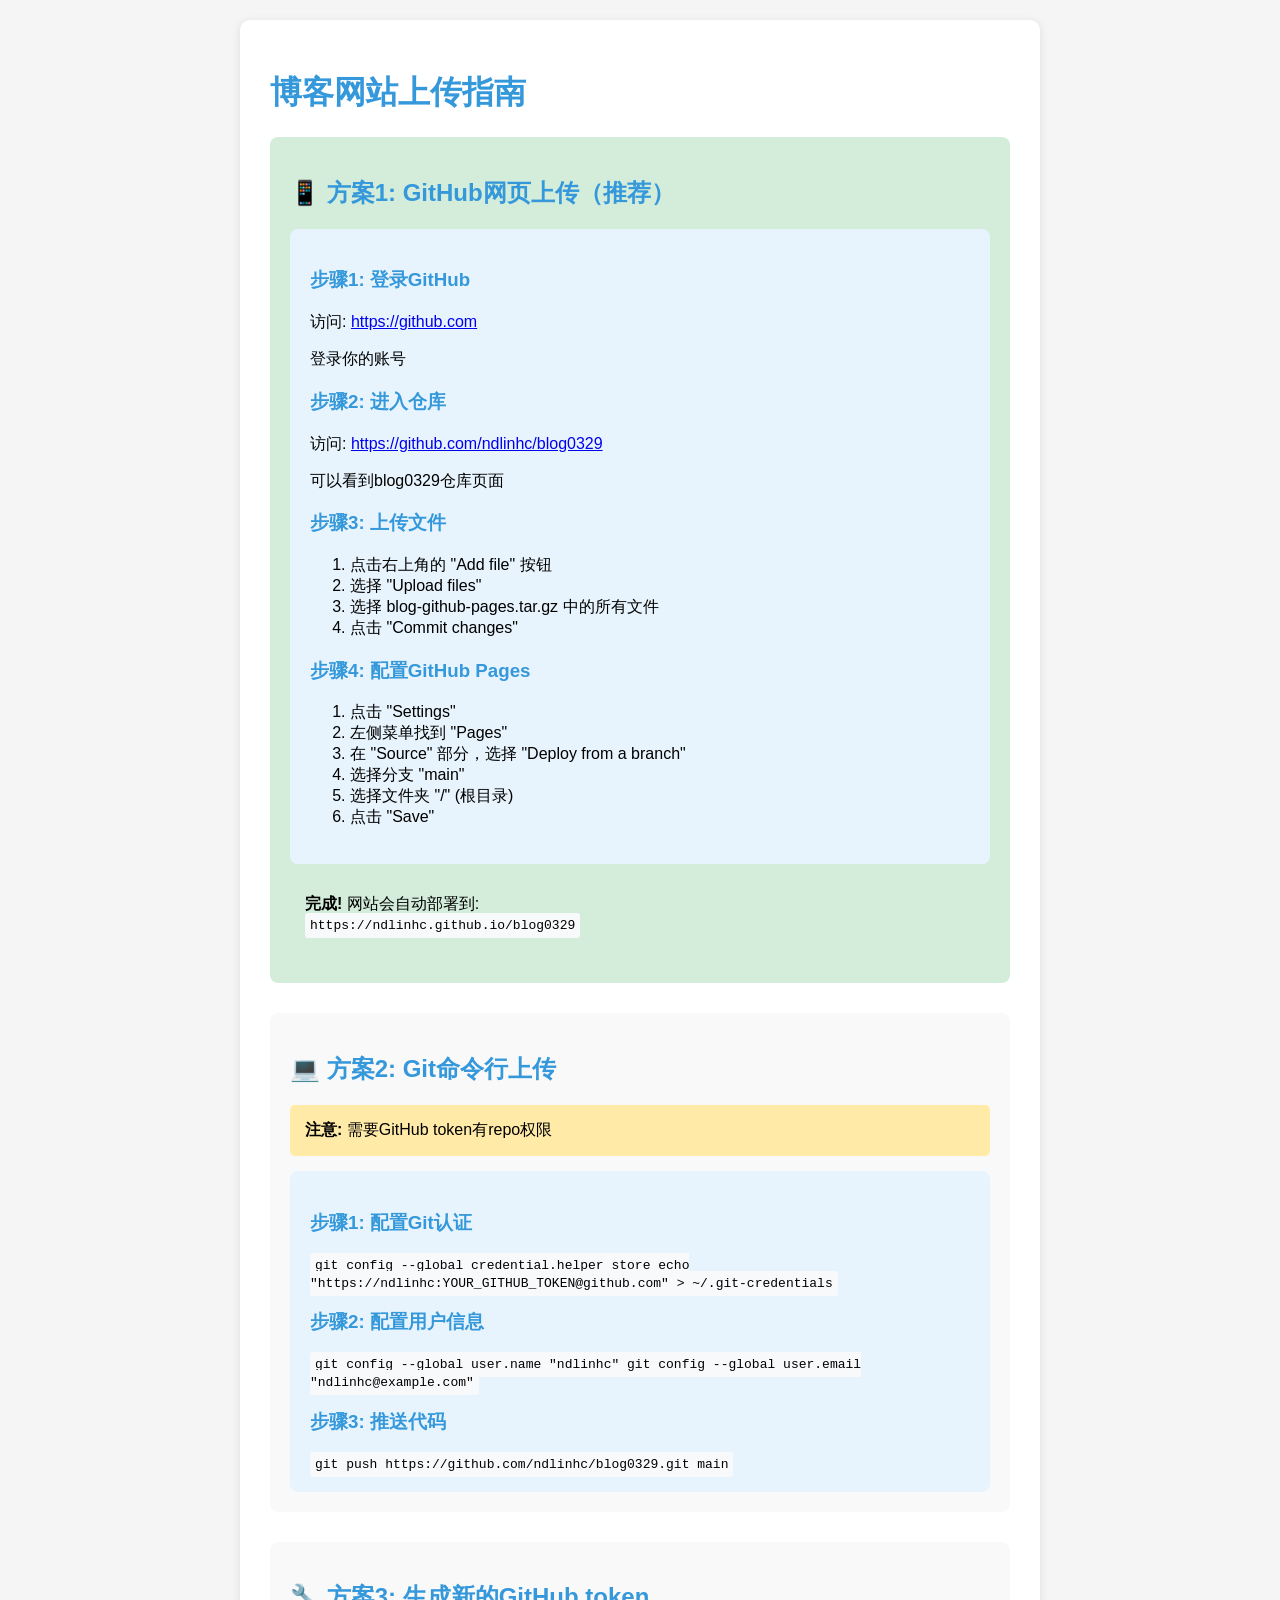
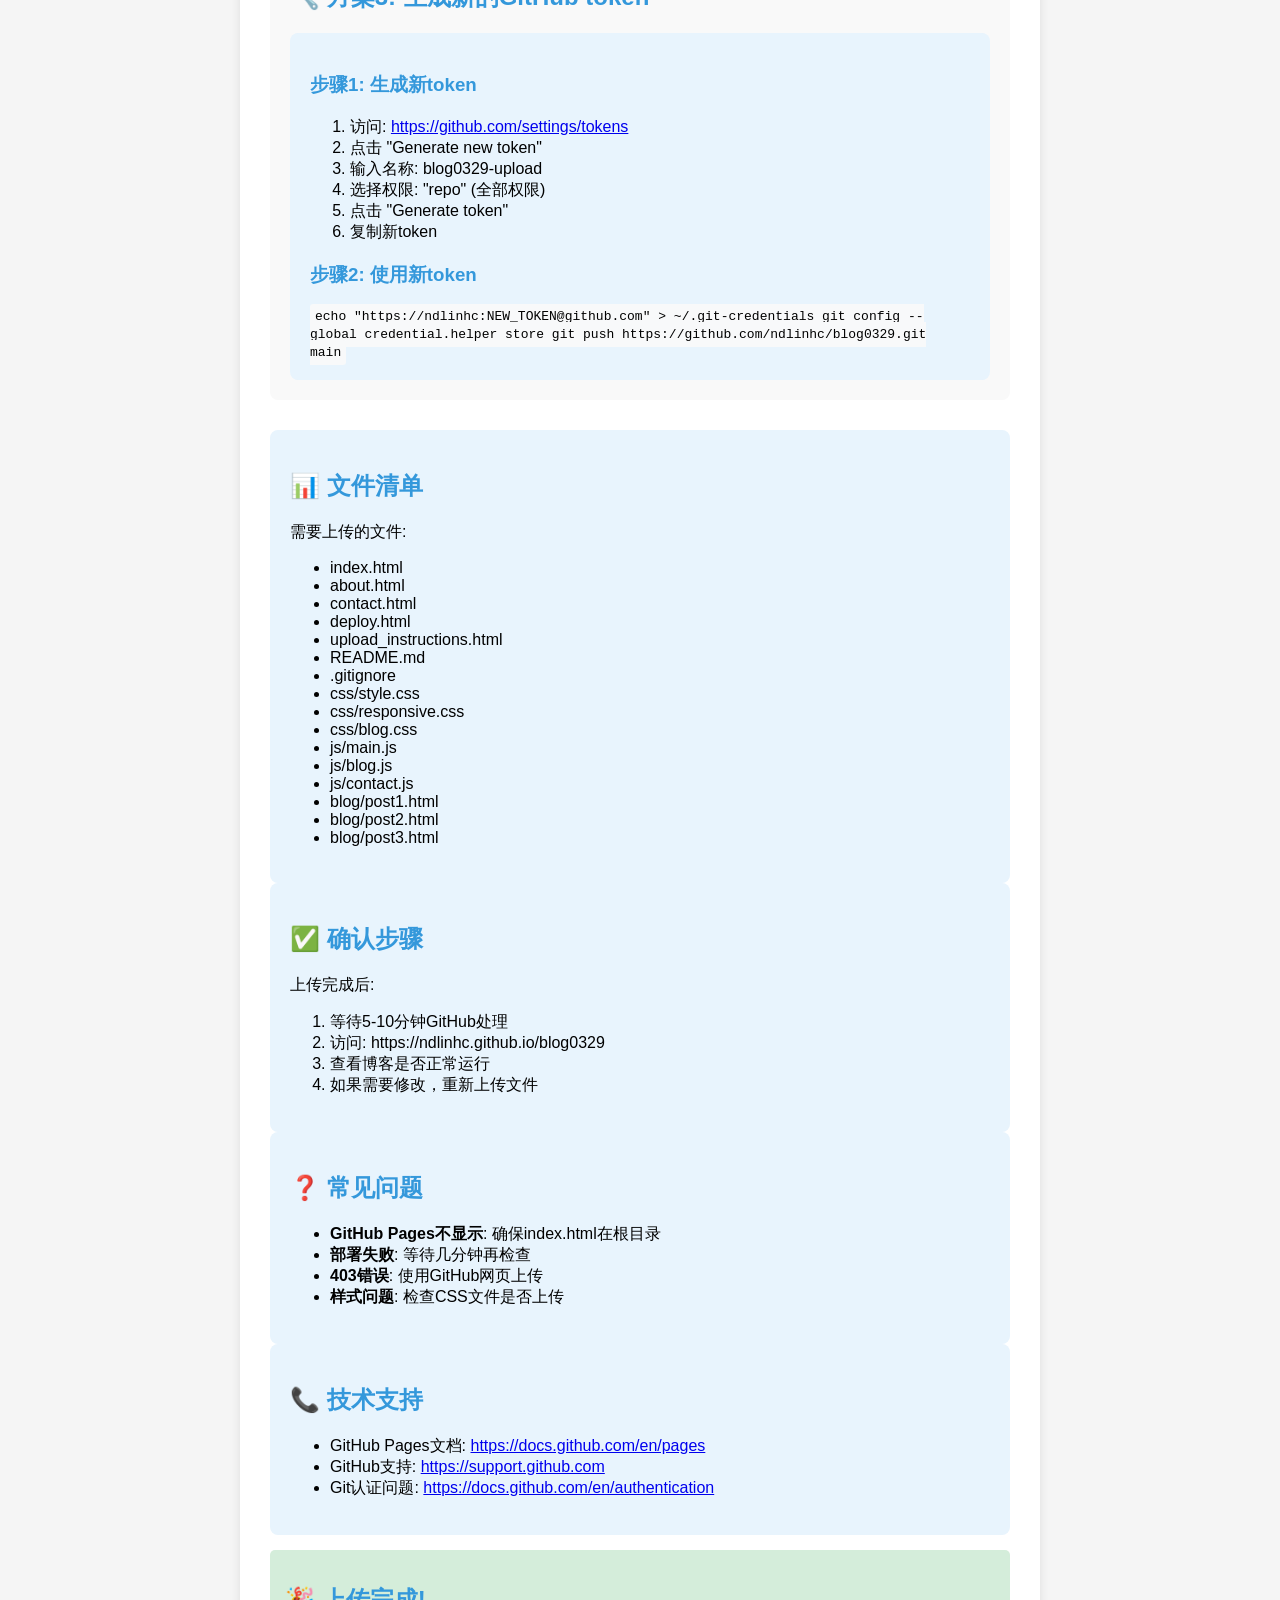
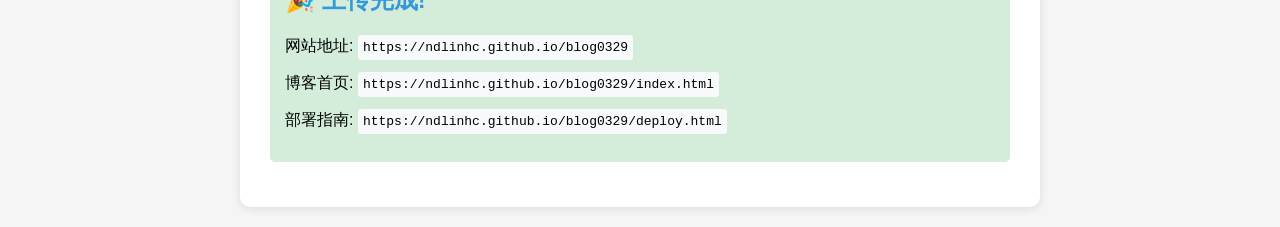
<file: upload_guide.html>
<!DOCTYPE html>
<html lang="zh-CN">
<head>
    <meta charset="UTF-8">
    <meta name="viewport" content="width=device-width, initial-scale=1.0">
    <title>博客网站上传指南</title>
    <style>
        body {
            font-family: Arial, sans-serif;
            max-width: 800px;
            margin: 0 auto;
            padding: 20px;
            background-color: #f5f5f5;
        }
        
        .guide {
            background-color: white;
            padding: 30px;
            border-radius: 10px;
            box-shadow: 0 2px 10px rgba(0,0,0,0.1);
        }
        
        h1, h2, h3 {
            color: #3498db;
        }
        
        .method {
            margin-bottom: 30px;
            padding: 20px;
            background-color: #f9f9f9;
            border-radius: 8px;
        }
        
        .method.recommended {
            background-color: #d4edda;
        }
        
        .steps {
            background-color: #e8f4fd;
            padding: 20px;
            border-radius: 8px;
        }
        
        code {
            background-color: #f8f9fa;
            padding: 5px;
            border-radius: 3px;
            font-family: monospace;
        }
        
        .warning {
            background-color: #ffeaa7;
            padding: 15px;
            border-radius: 5px;
            margin: 15px 0;
        }
        
        .success {
            background-color: #d4edda;
            padding: 15px;
            border-radius: 5px;
            margin: 15px 0;
        }
    </style>
</head>
<body>
    <div class="guide">
        <h1>博客网站上传指南</h1>
        
        <div class="method recommended">
            <h2>📱 方案1: GitHub网页上传（推荐）</h2>
            
            <div class="steps">
                <h3>步骤1: 登录GitHub</h3>
                <p>访问: <a href="https://github.com">https://github.com</a></p>
                <p>登录你的账号</p>
                
                <h3>步骤2: 进入仓库</h3>
                <p>访问: <a href="https://github.com/ndlinhc/blog0329">https://github.com/ndlinhc/blog0329</a></p>
                <p>可以看到blog0329仓库页面</p>
                
                <h3>步骤3: 上传文件</h3>
                <ol>
                    <li>点击右上角的 "Add file" 按钮</li>
                    <li>选择 "Upload files"</li>
                    <li>选择 blog-github-pages.tar.gz 中的所有文件</li>
                    <li>点击 "Commit changes"</li>
                </ol>
                
                <h3>步骤4: 配置GitHub Pages</h3>
                <ol>
                    <li>点击 "Settings"</li>
                    <li>左侧菜单找到 "Pages"</li>
                    <li>在 "Source" 部分，选择 "Deploy from a branch"</li>
                    <li>选择分支 "main"</li>
                    <li>选择文件夹 "/" (根目录)</li>
                    <li>点击 "Save"</li>
                </ol>
            </div>
            
            <div class="success">
                <strong>完成!</strong> 网站会自动部署到:
                <br><code>https://ndlinhc.github.io/blog0329</code>
            </div>
        </div>
        
        <div class="method">
            <h2>💻 方案2: Git命令行上传</h2>
            
            <div class="warning">
                <strong>注意:</strong> 需要GitHub token有repo权限
            </div>
            
            <div class="steps">
                <h3>步骤1: 配置Git认证</h3>
                <code>
                    git config --global credential.helper store
                    echo "https://ndlinhc:YOUR_GITHUB_TOKEN@github.com" > ~/.git-credentials
                </code>
                
                <h3>步骤2: 配置用户信息</h3>
                <code>
                    git config --global user.name "ndlinhc"
                    git config --global user.email "ndlinhc@example.com"
                </code>
                
                <h3>步骤3: 推送代码</h3>
                <code>
                    git push https://github.com/ndlinhc/blog0329.git main
                </code>
            </div>
        </div>
        
        <div class="method">
            <h2>🔧 方案3: 生成新的GitHub token</h2>
            
            <div class="steps">
                <h3>步骤1: 生成新token</h3>
                <ol>
                    <li>访问: <a href="https://github.com/settings/tokens">https://github.com/settings/tokens</a></li>
                    <li>点击 "Generate new token"</li>
                    <li>输入名称: blog0329-upload</li>
                    <li>选择权限: "repo" (全部权限)</li>
                    <li>点击 "Generate token"</li>
                    <li>复制新token</li>
                </ol>
                
                <h3>步骤2: 使用新token</h3>
                <code>
                    echo "https://ndlinhc:NEW_TOKEN@github.com" > ~/.git-credentials
                    git config --global credential.helper store
                    git push https://github.com/ndlinhc/blog0329.git main
                </code>
            </div>
        </div>
        
        <div class="steps">
            <h2>📊 文件清单</h2>
            <p>需要上传的文件:</p>
            <ul>
                <li>index.html</li>
                <li>about.html</li>
                <li>contact.html</li>
                <li>deploy.html</li>
                <li>upload_instructions.html</li>
                <li>README.md</li>
                <li>.gitignore</li>
                <li>css/style.css</li>
                <li>css/responsive.css</li>
                <li>css/blog.css</li>
                <li>js/main.js</li>
                <li>js/blog.js</li>
                <li>js/contact.js</li>
                <li>blog/post1.html</li>
                <li>blog/post2.html</li>
                <li>blog/post3.html</li>
            </ul>
        </div>
        
        <div class="steps">
            <h2>✅ 确认步骤</h2>
            <p>上传完成后:</p>
            <ol>
                <li>等待5-10分钟GitHub处理</li>
                <li>访问: https://ndlinhc.github.io/blog0329</li>
                <li>查看博客是否正常运行</li>
                <li>如果需要修改，重新上传文件</li>
            </ol>
        </div>
        
        <div class="steps">
            <h2>❓ 常见问题</h2>
            <ul>
                <li><strong>GitHub Pages不显示</strong>: 确保index.html在根目录</li>
                <li><strong>部署失败</strong>: 等待几分钟再检查</li>
                <li><strong>403错误</strong>: 使用GitHub网页上传</li>
                <li><strong>样式问题</strong>: 检查CSS文件是否上传</li>
            </ul>
        </div>
        
        <div class="steps">
            <h2>📞 技术支持</h2>
            <ul>
                <li>GitHub Pages文档: <a href="https://docs.github.com/en/pages">https://docs.github.com/en/pages</a></li>
                <li>GitHub支持: <a href="https://support.github.com">https://support.github.com</a></li>
                <li>Git认证问题: <a href="https://docs.github.com/en/authentication">https://docs.github.com/en/authentication</a></li>
            </ul>
        </div>
        
        <div class="success">
            <h2>🎉 上传完成!</h2>
            <p>网站地址: <code>https://ndlinhc.github.io/blog0329</code></p>
            <p>博客首页: <code>https://ndlinhc.github.io/blog0329/index.html</code></p>
            <p>部署指南: <code>https://ndlinhc.github.io/blog0329/deploy.html</code></p>
        </3>
    </div>
</body>
</html>
</file>
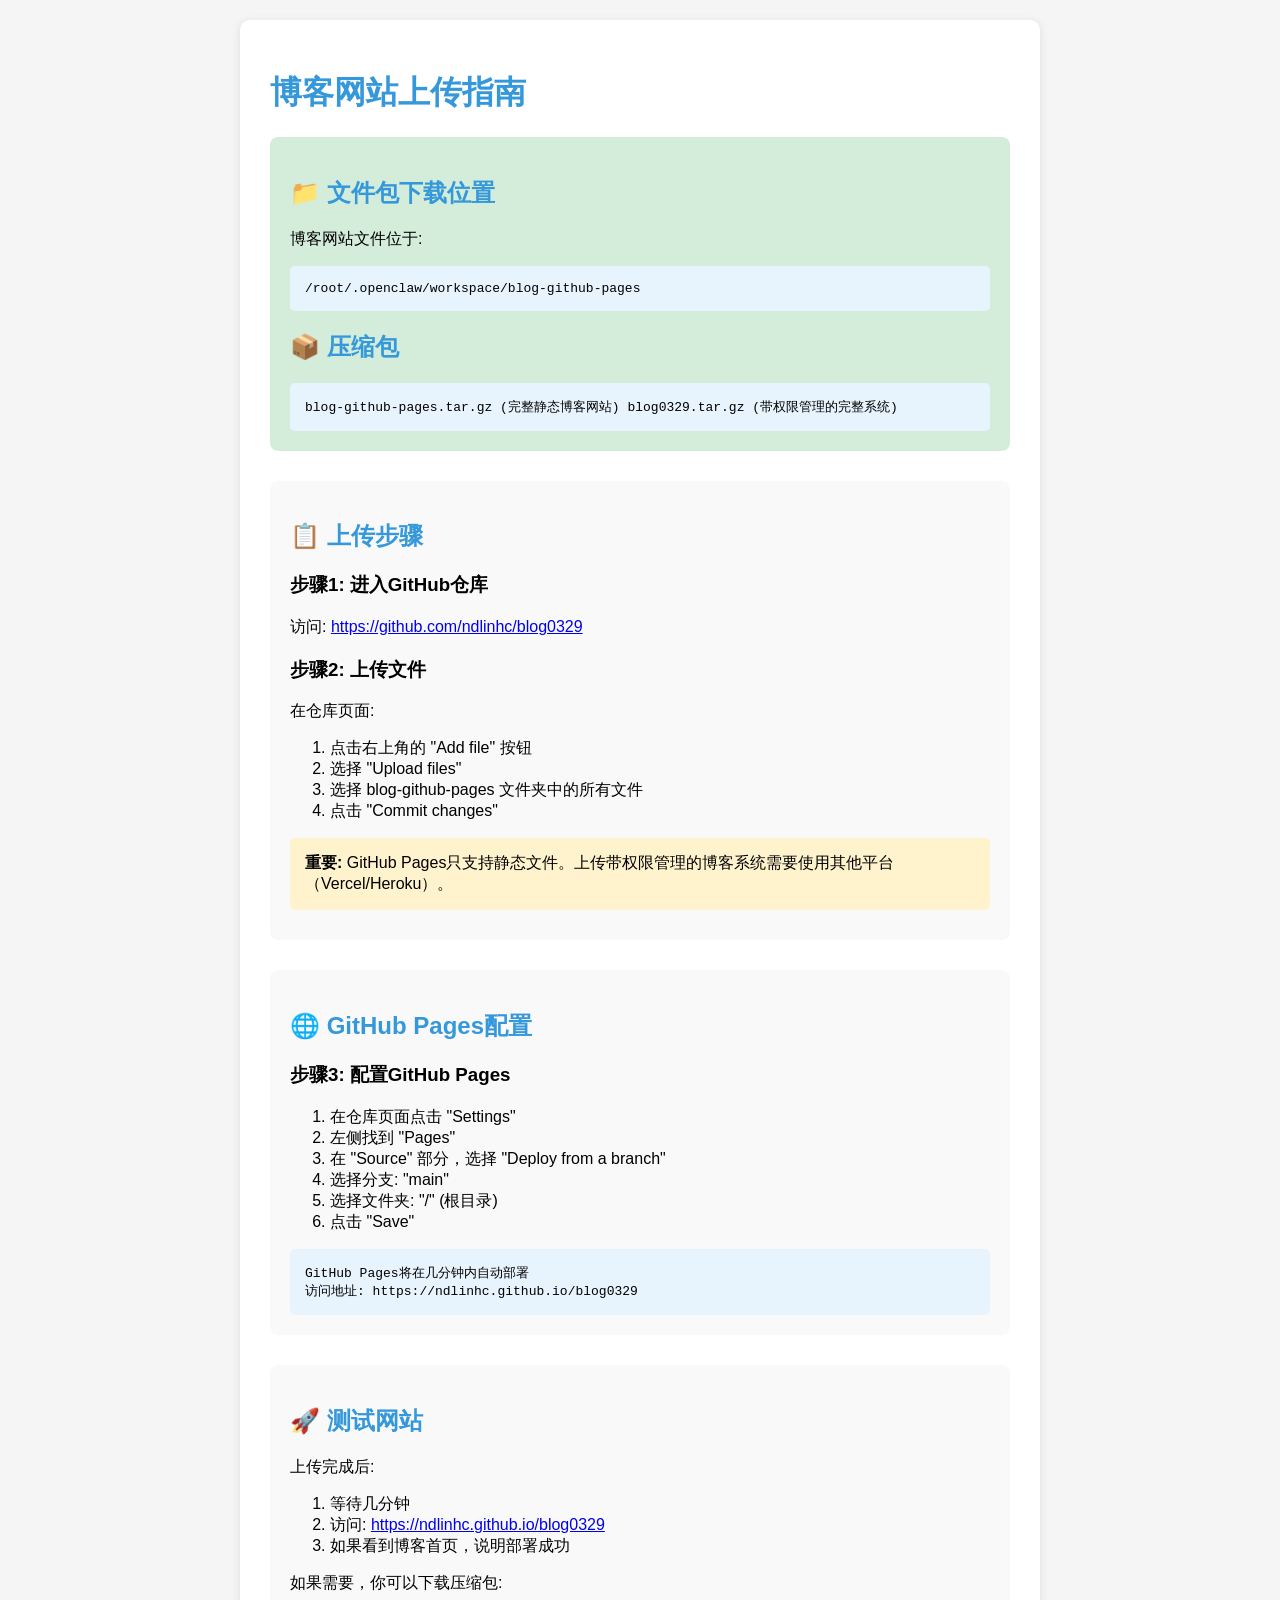
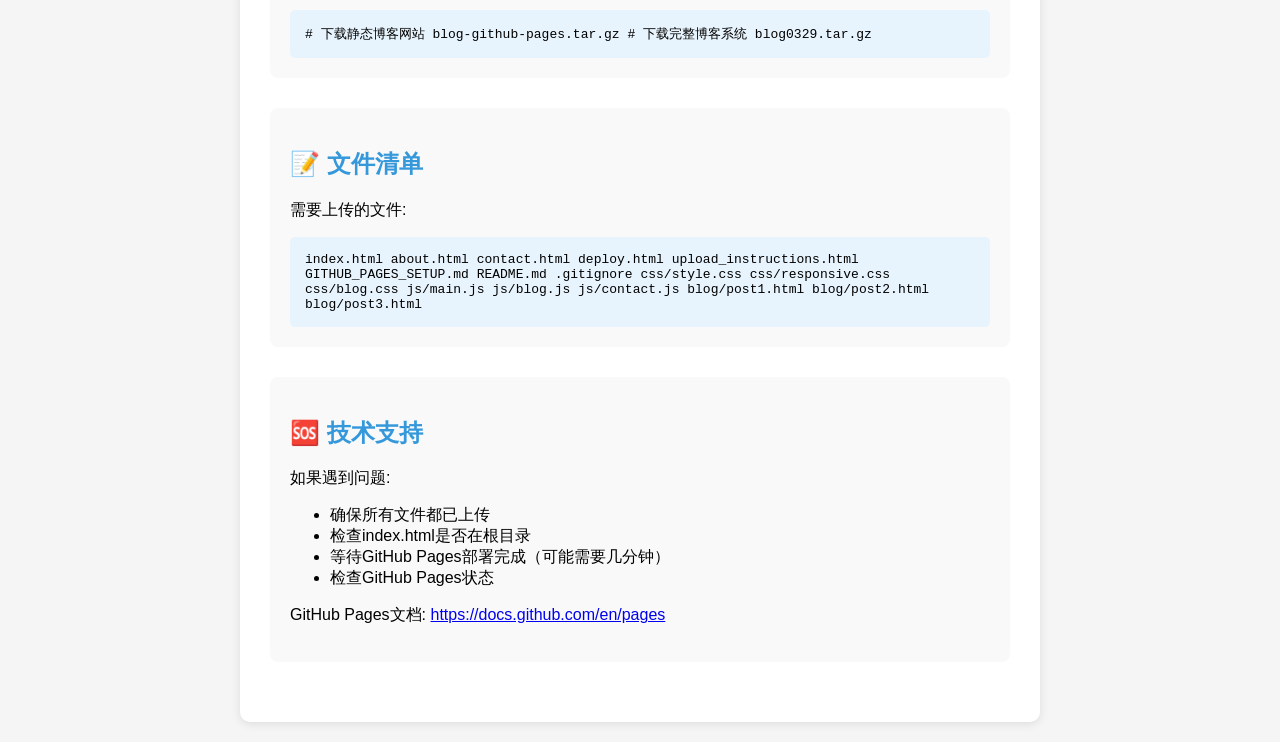
<file: upload_instructions.html>
<!DOCTYPE html>
<html lang="zh-CN">
<head>
    <meta charset="UTF-8">
    <meta name="viewport" content="width=device-width, initial-scale=1.0">
    <title>上传到GitHub仓库 blog0329</title>
    <style>
        body {
            font-family: Arial, sans-serif;
            max-width: 800px;
            margin: 0 auto;
            padding: 20px;
            background-color: #f5f5f5;
        }
        
        .container {
            background-color: white;
            padding: 30px;
            border-radius: 10px;
            box-shadow: 0 2px 10px rgba(0,0,0,0.1);
        }
        
        h1, h2 {
            color: #3498db;
        }
        
        .section {
            margin-bottom: 30px;
            padding: 20px;
            background-color: #f9f9f9;
            border-radius: 8px;
        }
        
        .code {
            background-color: #e8f4fd;
            padding: 15px;
            border-radius: 5px;
            font-family: monospace;
            overflow: auto;
        }
        
        .download-box {
            background-color: #d4edda;
            padding: 20px;
            border-radius: 8px;
            margin-bottom: 30px;
        }
        
        .button {
            display: inline-block;
            padding: 10px 20px;
            background-color: #3498db;
            color: white;
            text-decoration: none;
            border-radius: 5px;
            margin: 5px;
        }
        
        .button:hover {
            background-color: #2980b9;
        }
        
        .warning {
            background-color: #fff3cd;
            padding: 15px;
            border-radius: 5px;
            margin: 10px 0;
        }
    </style>
</head>
<body>
    <div class="container">
        <h1>博客网站上传指南</h1>
        
        <div class="download-box">
            <h2>📁 文件包下载位置</h2>
            <p>博客网站文件位于:</p>
            <div class="code">
                /root/.openclaw/workspace/blog-github-pages
            </div>
            
            <h2>📦 压缩包</h2>
            <div class="code">
                blog-github-pages.tar.gz  (完整静态博客网站)
                blog0329.tar.gz           (带权限管理的完整系统)
            </div>
        </div>
        
        <div class="section">
            <h2>📋 上传步骤</h2>
            
            <h3>步骤1: 进入GitHub仓库</h3>
            <p>访问: <a href="https://github.com/ndlinhc/blog0329" target="_blank">https://github.com/ndlinhc/blog0329</a></p>
            
            <h3>步骤2: 上传文件</h3>
            <p>在仓库页面:</p>
            <ol>
                <li>点击右上角的 "Add file" 按钮</li>
                <li>选择 "Upload files"</li>
                <li>选择 blog-github-pages 文件夹中的所有文件</li>
                <li>点击 "Commit changes"</li>
            </ol>
            
            <div class="warning">
                <strong>重要:</strong> GitHub Pages只支持静态文件。上传带权限管理的博客系统需要使用其他平台（Vercel/Heroku）。
            </div>
        </div>
        
        <div class="section">
            <h2>🌐 GitHub Pages配置</h2>
            
            <h3>步骤3: 配置GitHub Pages</h3>
            <ol>
                <li>在仓库页面点击 "Settings"</li>
                <li>左侧找到 "Pages"</li>
                <li>在 "Source" 部分，选择 "Deploy from a branch"</li>
                <li>选择分支: "main"</li>
                <li>选择文件夹: "/" (根目录)</li>
                <li>点击 "Save"</li>
            </ol>
            
            <div class="code">
                GitHub Pages将在几分钟内自动部署
                <br>访问地址: https://ndlinhc.github.io/blog0329
            </div>
        </div>
        
        <div class="section">
            <h2>🚀 测试网站</h2>
            
            <p>上传完成后:</p>
            <ol>
                <li>等待几分钟</li>
                <li>访问: <a href="https://ndlinhc.github.io/blog0329" target="_blank">https://ndlinhc.github.io/blog0329</a></li>
                <li>如果看到博客首页，说明部署成功</li>
            </ol>
            
            <p>如果需要，你可以下载压缩包:</p>
            <div class="code">
                # 下载静态博客网站
                blog-github-pages.tar.gz
                
                # 下载完整博客系统
                blog0329.tar.gz
            </div>
        </div>
        
        <div class="section">
            <h2>📝 文件清单</h2>
            
            <p>需要上传的文件:</p>
            <div class="code">
                index.html
                about.html
                contact.html
                deploy.html
                upload_instructions.html
                GITHUB_PAGES_SETUP.md
                README.md
                .gitignore
                css/style.css
                css/responsive.css
                css/blog.css
                js/main.js
                js/blog.js
                js/contact.js
                blog/post1.html
                blog/post2.html
                blog/post3.html
            </div>
        </div>
        
        <div class="section">
            <h2>🆘 技术支持</h2>
            
            <p>如果遇到问题:</p>
            <ul>
                <li>确保所有文件都已上传</li>
                <li>检查index.html是否在根目录</li>
                <li>等待GitHub Pages部署完成（可能需要几分钟）</li>
                <li>检查GitHub Pages状态</li>
            </ul>
            
            <p>GitHub Pages文档: <a href="https://docs.github.com/en/pages" target="_blank">https://docs.github.com/en/pages</a></p>
        </div>
    </div>
</body>
</html>
</file>
<file: css/style.css>
/* 全局样式 */
* {
    margin: 0;
    padding: 0;
    box-sizing: border-box;
}

body {
    font-family: 'Arial', 'Helvetica Neue', Helvetica, sans-serif;
    line-height: 1.6;
    color: #333;
    background-color: #f8f9fa;
}

.container {
    max-width: 1200px;
    margin: 0 auto;
    padding: 0 20px;
}

/* 导航栏 */
.navbar {
    background-color: #fff;
    box-shadow: 0 2px 10px rgba(0,0,0,0.1);
    position: fixed;
    top: 0;
    width: 100%;
    z-index: 1000;
}

.navbar .container {
    display: flex;
    justify-content: space-between;
    align-items: center;
    padding: 15px 20px;
}

.logo {
    font-size: 24px;
    font-weight: bold;
    color: #3498db;
    text-decoration: none;
}

.nav-links {
    display: flex;
    list-style: none;
}

.nav-links li {
    margin-left: 30px;
}

.nav-links a {
    color: #333;
    text-decoration: none;
    font-size: 16px;
    transition: color 0.3s;
}

.nav-links a:hover {
    color: #3498db;
}

.mobile-menu-btn {
    background: none;
    border: none;
    font-size: 24px;
    color: #333;
    cursor: pointer;
    display: none;
}

/* 头部 */
.header {
    background-color: #3498db;
    color: white;
    padding: 100px 0 60px;
    text-align: center;
    margin-top: 60px;
}

.header h1 {
    font-size: 48px;
    margin-bottom: 20px;
}

.header p {
    font-size: 18px;
    margin-bottom: 30px;
    opacity: 0.9;
}

.btn-primary {
    background-color: #fff;
    color: #3498db;
    padding: 12px 30px;
    border-radius: 30px;
    text-decoration: none;
    font-weight: bold;
    display: inline-block;
    transition: all 0.3s;
}

.btn-primary:hover {
    background-color: #2980b9;
    color: white;
    transform: translateY(-2px);
}

/* 文章卡片 */
.posts-grid {
    display: grid;
    grid-template-columns: repeat(auto-fit, minmax(300px, 1fr));
    gap: 30px;
    margin-top: 40px;
}

.post-card {
    background-color: white;
    border-radius: 10px;
    box-shadow: 0 5px 15px rgba(0,0,0,0.1);
    padding: 25px;
    transition: transform 0.3s;
}

.post-card:hover {
    transform: translateY(-5px);
}

.post-image {
    width: 100%;
    height: 200px;
    object-fit: cover;
    border-radius: 8px;
    margin-bottom: 20px;
}

.post-card h3 {
    font-size: 20px;
    margin-bottom: 10px;
}

.post-card h3 a {
    color: #333;
    text-decoration: none;
}

.post-card h3 a:hover {
    color: #3498db;
}

.post-meta {
    color: #777;
    font-size: 14px;
    margin-bottom: 15px;
}

.btn-read-more {
    background-color: #3498db;
    color: white;
    padding: 10px 20px;
    border-radius: 5px;
    text-decoration: none;
    display: inline-block;
    margin-top: 15px;
    transition: background-color 0.3s;
}

.btn-read-more:hover {
    background-color: #2980b9;
}

/* 标签 */
.tags {
    display: flex;
    flex-wrap: wrap;
    gap: 10px;
    margin-top: 20px;
}

.tag {
    background-color: #e9ecef;
    color: #333;
    padding: 8px 15px;
    border-radius: 20px;
    text-decoration: none;
    font-size: 14px;
    transition: all 0.3s;
}

.tag:hover {
    background-color: #3498db;
    color: white;
}

/* 底部 */
.footer {
    background-color: #2c3e50;
    color: white;
    padding: 50px 0 20px;
    margin-top: 60px;
}

.footer-content {
    display: grid;
    grid-template-columns: repeat(auto-fit, minmax(250px, 1fr));
    gap: 40px;
    margin-bottom: 40px;
}

.footer-section h3 {
    font-size: 18px;
    margin-bottom: 20px;
}

.footer-section ul {
    list-style: none;
}

.footer-section ul li {
    margin-bottom: 10px;
}

.footer-section a {
    color: #ddd;
    text-decoration: none;
    transition: color 0.3s;
}

.footer-section a:hover {
    color: #3498db;
}

.social-icons {
    display: flex;
    gap: 15px;
}

.social-icons a {
    color: white;
    font-size: 20px;
    transition: color 0.3s;
}

.social-icons a:hover {
    color: #3498db;
}

.copyright {
    text-align: center;
    padding-top: 20px;
    border-top: 1px solid #444;
    color: #aaa;
}

/* 章节标题 */
section {
    margin-top: 60px;
}

h2 {
    font-size: 32px;
    margin-bottom: 20px;
    color: #333;
}
</file>
<file: css/responsive.css>
/* 响应式设计 */
@media (max-width: 768px) {
    .navbar .container {
        padding: 15px;
    }
    
    .nav-links {
        display: none;
        position: absolute;
        top: 100%;
        left: 0;
        width: 100%;
        background-color: white;
        box-shadow: 0 5px 10px rgba(0,0,0,0.1);
        padding: 20px;
        flex-direction: column;
    }
    
    .nav-links.active {
        display: flex;
    }
    
    .nav-links li {
        margin-left: 0;
        margin-bottom: 15px;
    }
    
    .mobile-menu-btn {
        display: block;
    }
    
    .header h1 {
        font-size: 36px;
    }
    
    .header p {
        font-size: 16px;
    }
    
    .posts-grid {
        grid-template-columns: 1fr;
    }
    
    .footer-content {
        grid-template-columns: 1fr;
        gap: 30px;
    }
}

@media (max-width: 480px) {
    .header h1 {
        font-size: 28px;
    }
    
    .container {
        padding: 0 15px;
    }
    
    .post-card {
        padding: 15px;
    }
}
</file>
